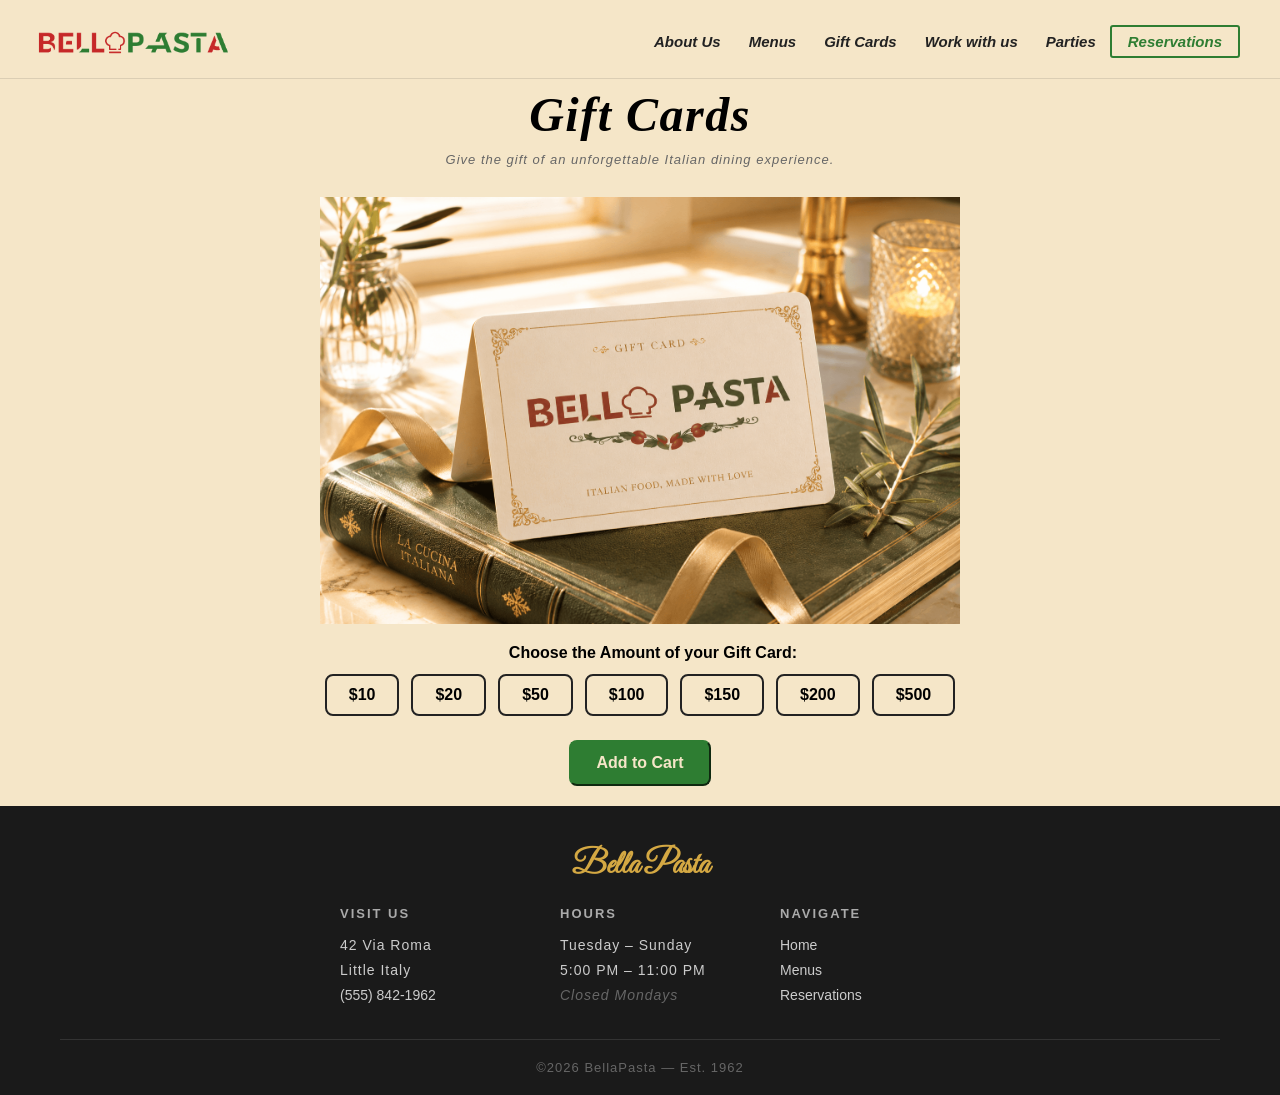
<file: GiftCardPage.html>
<!DOCTYPE html>
<html lang="en">

<head>
  <meta charset="UTF-8">
  <meta name="viewport" content="width=device-width, initial-scale=1.0">
  <title>Gift Cards_BellaPasta</title>
  <link rel="stylesheet" href="style.css">
  <script type="text/javascript">
    (function(c,l,a,r,i,t,y){
        c[a]=c[a]||function(){(c[a].q=c[a].q||[]).push(arguments)};
        t=l.createElement(r);t.async=1;t.src="https://www.clarity.ms/tag/"+i;
        y=l.getElementsByTagName(r)[0];y.parentNode.insertBefore(t,y);
    })(window, document, "clarity", "script", "xmg0wq96nm");
</script>
</head>

<body>
  <nav>
    <img src="pics/logooooo.png" class="nav-logo" alt="" href="/">
    <div class="nav-links">
      <a class="aline" href="index.html#about">About Us</a>
      <a class="aline" href="index.html#fullMenu">Menus</a>
      <a class="aline" href="GiftCardPage.html">Gift Cards</a>
      <a class="aline" href="work-with-us.html">Work with us</a>
      <a class="aline" href="parties.html">Parties</a>
      <a href="Reservation.html" id="reserv">Reservations</a>
    </div>
  </nav>
  <div class="nav-spacer"></div>
  <main>
    <div class="giftcard_page">
      <h2>Gift Cards</h2>
      <p class="subtitle">Give the gift of an unforgettable Italian dining experience.</p>

      <img src="pics/giftcard_2.png" id="GiftCardimg" alt="">
      <label for="" id="lab">Choose the Amount of your Gift Card:</label>
      <div class="gc-amounts">

        <input type="button" value="$10" class="gc-amount-btn"></button>
        <input type="button" value="$20" class="gc-amount-btn"></button>
        <input type="button" value="$50" class="gc-amount-btn"></button>
        <input type="button" value="$100" class="gc-amount-btn"></button>
        <input type="button" value="$150" class="gc-amount-btn"></button>
        <input type="button" value="$200" class="gc-amount-btn"></button>
        <input type="button" value="$500" class="gc-amount-btn"></button>
      </div>
      <input type="hidden" id="selectedAmount" value="">
      <button class="btn-addcart" id="addToCart">Add to Cart</button>
      <p class="gc-message" id="gcMessage"></p>

    </div>
  </main>

  <footer>
    <h4>Bella Pasta</h4>
    <div class="footer-grid">
      <div class="footer-col">
        <h5>Visit Us</h5>
        <p>42 Via Roma</p>
        <p>Little Italy</p>
        <a href="tel:5558421962">(555) 842-1962</a>
      </div>
      <div class="footer-col">
        <h5>Hours</h5>
        <p>Tuesday &ndash; Sunday</p>
        <p>5:00 PM &ndash; 11:00 PM</p>
        <p style="color:#666;font-style:italic;background:none;">Closed Mondays</p>
      </div>
      <div class="footer-col">
        <h5>Navigate</h5>
        <a href="/BellaP.html">Home</a>
        <a href="/#fullMenu">Menus</a>
        <a href="/reservation">Reservations</a>
      </div>
    </div>
    <p class="copy">&copy;2026 BellaPasta &mdash; Est. 1962</p>
  </footer>

  <div id="toast"></div>
  <script src="control.js"></script>
</body>

</html>
</file>
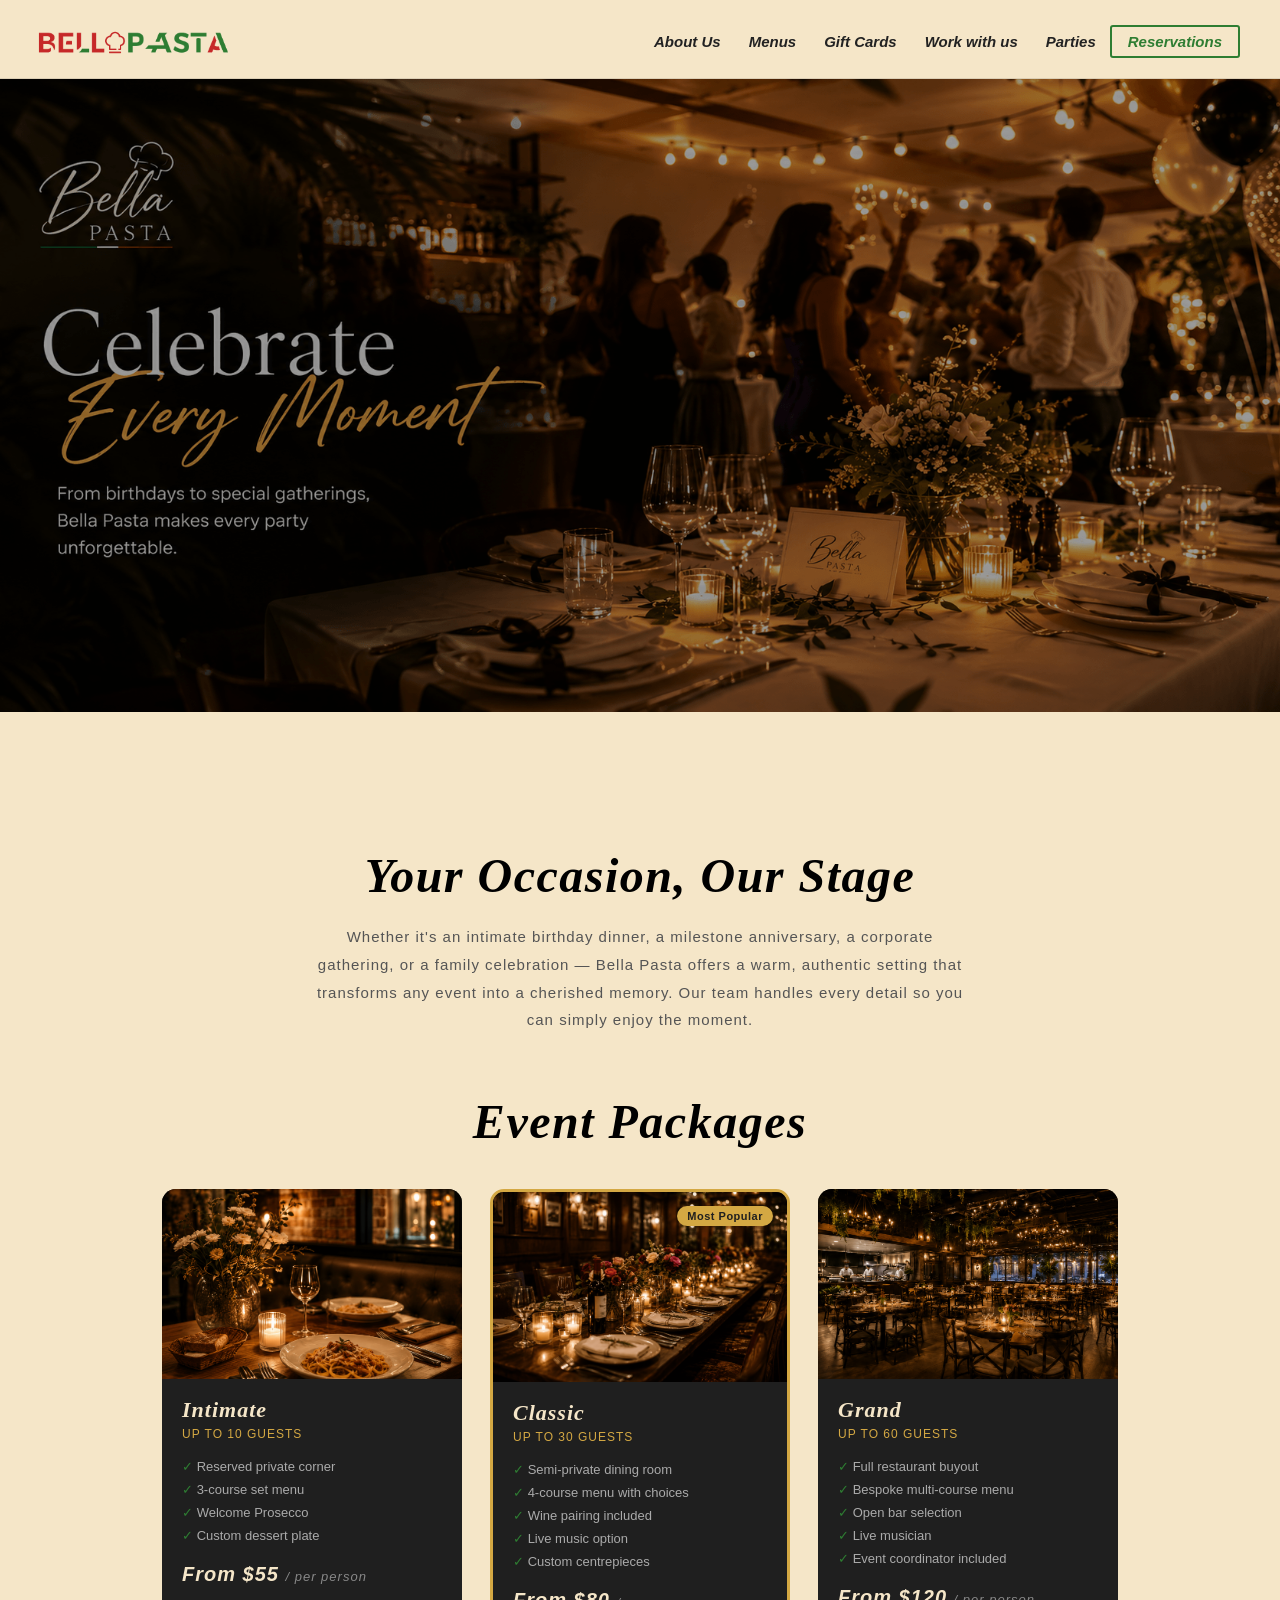
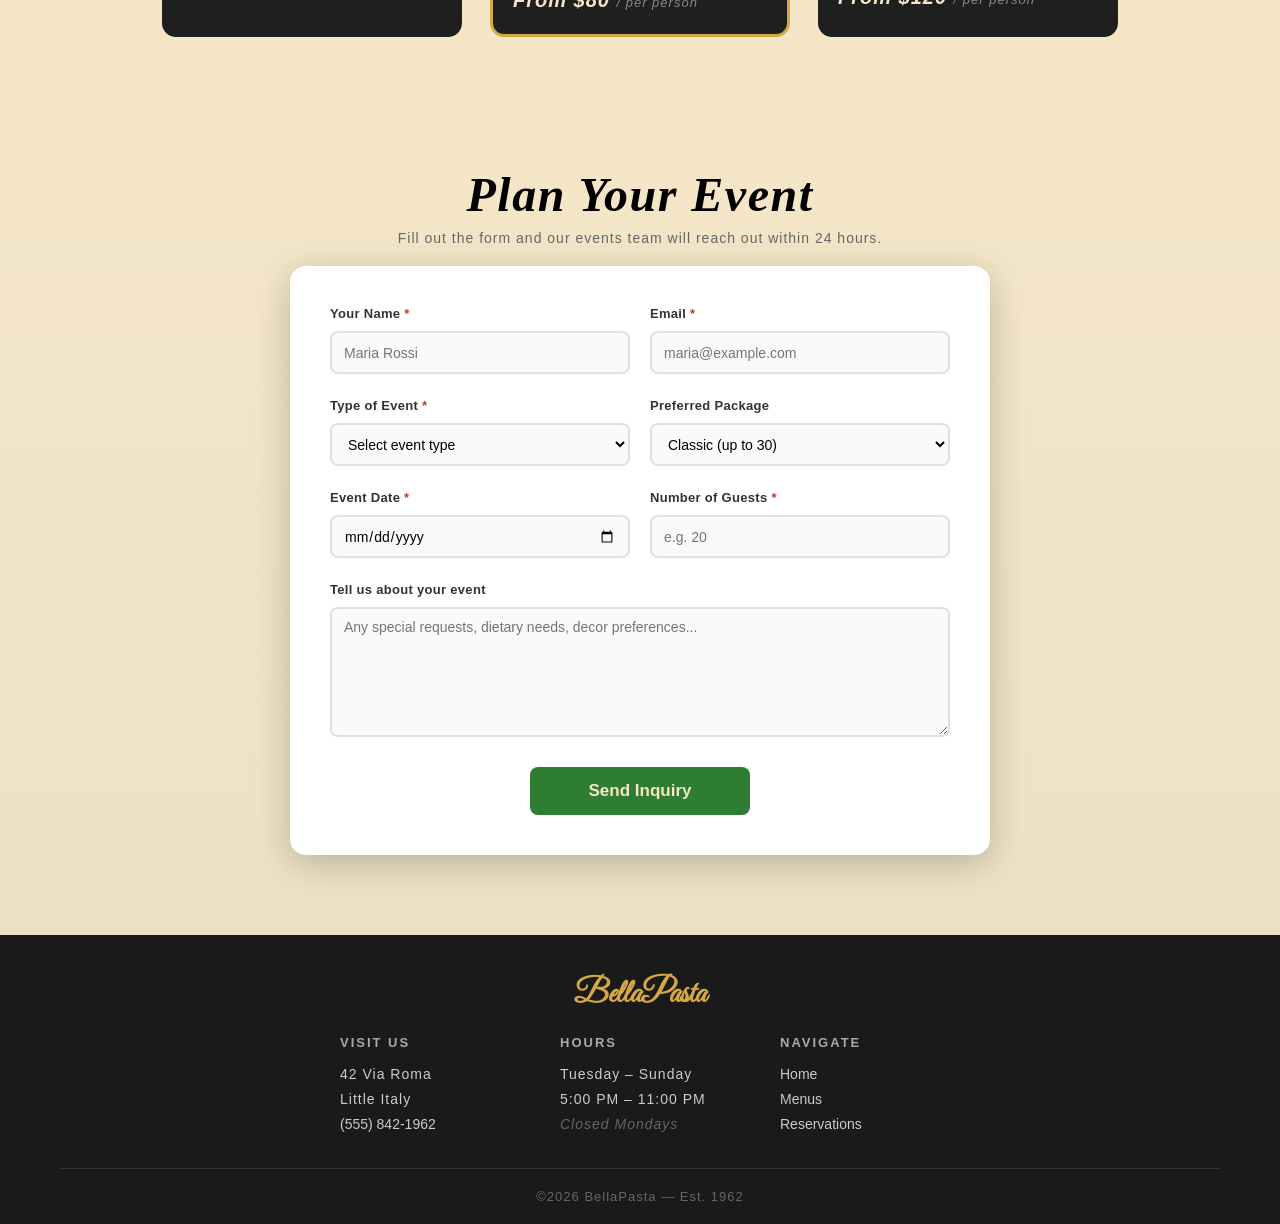
<file: parties.html>
<!DOCTYPE html>
<html lang="en">

<head>
    <meta charset="UTF-8">
    <meta name="viewport" content="width=device-width, initial-scale=1.0">
    <title>Private Events & Parties_BellaPasta</title>
    <link rel="stylesheet" href="style.css">
    <script type="text/javascript">
    (function(c,l,a,r,i,t,y){
        c[a]=c[a]||function(){(c[a].q=c[a].q||[]).push(arguments)};
        t=l.createElement(r);t.async=1;t.src="https://www.clarity.ms/tag/"+i;
        y=l.getElementsByTagName(r)[0];y.parentNode.insertBefore(t,y);
    })(window, document, "clarity", "script", "xmg0wq96nm");
</script>
</head>

<body>
    <nav>
        <img src="pics/logooooo.png" class="nav-logo" alt="" href="/">
        <div class="nav-links">
            <a class="aline" href="index.html#about">About Us</a>
            <a class="aline" href="index.html#fullMenu">Menus</a>
            <a class="aline" href="GiftCardPage.html">Gift Cards</a>
            <a class="aline" href="work-with-us.html">Work with us</a>
            <a class="aline" href="parties.html">Parties</a>
            <a href="Reservation.html" id="reserv">Reservations</a>
        </div>
    </nav>
    <div class="nav-spacer"></div>
    <main>
        <!-- HERO BANNER -->
        <div class="page-hero">
            <img src="pics/Partiespic.png">
            <div class="page-hero-text">
            </div>
        </div>
        </div>
        <div class="nav-spacer"></div>
        <!-- INTRO -->
        <section class="parties-intro">
            <h2>Your Occasion, Our Stage</h2>
            <p>
                Whether it's an intimate birthday dinner, a milestone anniversary, a corporate gathering,
                or a family celebration — Bella Pasta offers a warm, authentic setting that transforms any
                event into a cherished memory. Our team handles every detail so you can simply enjoy the moment.
            </p>
        </section>

        <!-- PACKAGES -->
        <section class="packages-section">
            <h2>Event Packages</h2>
            <div class="packages-grid">

                <div class="package-card">
                    <div class="package-img-wrap">
                        <img src="pics/Intimate.png" alt="Intimate Package">
                    </div>
                    <div class="package-body">
                        <h3>Intimate</h3>
                        <p class="package-guests">Up to 10 Guests</p>
                        <ul>
                            <li>Reserved private corner</li>
                            <li>3-course set menu</li>
                            <li>Welcome Prosecco</li>
                            <li>Custom dessert plate</li>
                        </ul>
                        <p class="package-price">From $55 <span>/ per person</span></p>
                    </div>
                </div>

                <div class="package-card featured-pkg">
                    <div class="pkg-badge">Most Popular</div>
                    <div class="package-img-wrap">
                        <img src="pics/Classic.png" alt="Classic Package">
                    </div>
                    <div class="package-body">
                        <h3>Classic</h3>
                        <p class="package-guests">Up to 30 Guests</p>
                        <ul>
                            <li>Semi-private dining room</li>
                            <li>4-course menu with choices</li>
                            <li>Wine pairing included</li>
                            <li>Live music option</li>
                            <li>Custom centrepieces</li>
                        </ul>
                        <p class="package-price">From $80 <span>/ per person</span></p>
                    </div>
                </div>

                <div class="package-card">
                    <div class="package-img-wrap">
                        <img src="pics/Grand.png" alt="Grand Package">
                    </div>
                    <div class="package-body">
                        <h3>Grand</h3>
                        <p class="package-guests">Up to 60 Guests</p>
                        <ul>
                            <li>Full restaurant buyout</li>
                            <li>Bespoke multi-course menu</li>
                            <li>Open bar selection</li>
                            <li>Live musician</li>
                            <li>Event coordinator included</li>
                        </ul>
                        <p class="package-price">From $120 <span>/ per person</span></p>
                    </div>
                </div>

            </div>
        </section>

        <!-- INQUIRY FORM -->
        <section class="inquiry-section">
            <h2>Plan Your Event</h2>
            <p class="inquiry-sub">Fill out the form and our events team will reach out within 24 hours.</p>

            <div class="inquiry-form-wrap">
                <form id="partyForm" onsubmit="submitParty(event)">

                    <div class="form-row">
                        <div class="form-group">
                            <label>Your Name <span class="req">*</span></label>
                            <input class="input" type="text" id="partyName" placeholder="Maria Rossi" required>
                        </div>
                        <div class="form-group">
                            <label>Email <span class="req">*</span></label>
                            <input class="input" type="email" id="partyEmail" placeholder="maria@example.com" required>
                        </div>
                    </div>

                    <div class="form-row">
                        <div class="form-group">
                            <label>Type of Event <span class="req">*</span></label>
                            <select id="partyType" class="form-select" required>
                                <option value="">Select event type</option>
                                <option value="Birthday">Birthday Party</option>
                                <option value="Anniversary">Anniversary</option>
                                <option value="Corporate">Corporate Dinner</option>
                                <option value="Wedding">Wedding Reception</option>
                                <option value="Graduation">Graduation</option>
                                <option value="Other">Other</option>
                            </select>
                        </div>
                        <div class="form-group">
                            <label>Preferred Package</label>
                            <select id="partyPackage" class="form-select">
                                <option value="Intimate">Intimate (up to 10)</option>
                                <option value="Classic" selected>Classic (up to 30)</option>
                                <option value="Grand">Grand (up to 60)</option>
                            </select>
                        </div>
                    </div>

                    <div class="form-row">
                        <div class="form-group">
                            <label>Event Date <span class="req">*</span></label>
                            <input class="input" type="date" id="partyDate" required>
                        </div>
                        <div class="form-group">
                            <label>Number of Guests <span class="req">*</span></label>
                            <input class="input" type="number" id="partyGuests" placeholder="e.g. 20" min="2" max="60"
                                required>
                        </div>
                    </div>

                    <div class="form-group" style="background:none;">
                        <label>Tell us about your event</label>
                        <textarea class="input" id="partyMessage" rows="4"
                            placeholder="Any special requests, dietary needs, decor preferences..."></textarea>
                    </div>

                    <button type="submit" class="btn-submit" id="partySubmitBtn">Send Inquiry</button>
                    <p class="form-msg" id="partyMsg"></p>

                </form>
            </div>
        </section>

    </main>

    <footer>
        <h4>BellaPasta</h4>
        <div class="footer-grid">
            <div class="footer-col">
                <h5>Visit Us</h5>
                <p>42 Via Roma</p>
                <p>Little Italy</p>
                <a href="tel:5558421962">(555) 842-1962</a>
            </div>
            <div class="footer-col">
                <h5>Hours</h5>
                <p>Tuesday &ndash; Sunday</p>
                <p>5:00 PM &ndash; 11:00 PM</p>
                <p style="color:#666;font-style:italic;background:none;">Closed Mondays</p>
            </div>
            <div class="footer-col">
                <h5>Navigate</h5>
                <a href="/BellaP.html">Home</a>
                <a href="/#fullMenu">Menus</a>
                <a href="/reservation">Reservations</a>
            </div>
        </div>
        <p class="copy">&copy;2026 BellaPasta &mdash; Est. 1962</p>
    </footer>
    <script src="control.js"></script>
</body>

</html>
</file>
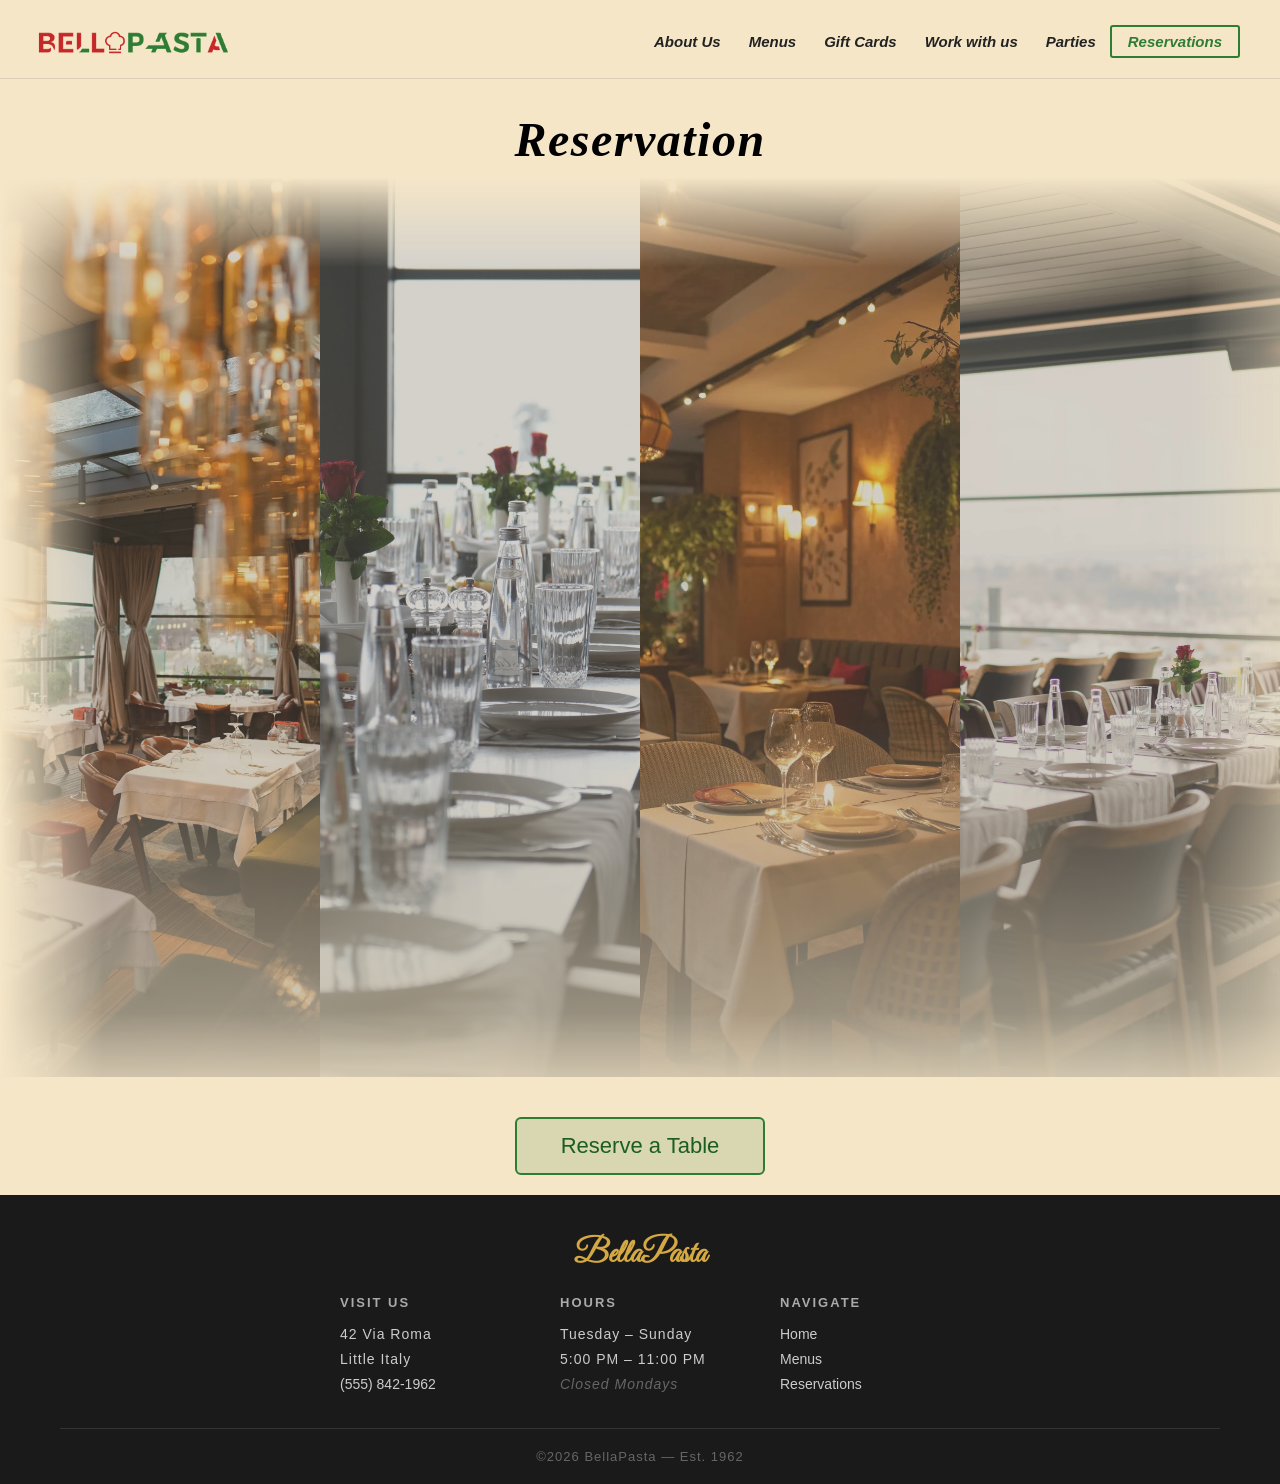
<file: Reservation.html>
<!DOCTYPE html>
<html lang="en">

<head>
    <meta charset="UTF-8">
    <meta name="viewport" content="width=device-width, initial-scale=1.0">
    <title>Reservations_BellaPasta</title>
    <link rel="stylesheet" href="style.css">
    <script type="text/javascript">
    (function(c,l,a,r,i,t,y){
        c[a]=c[a]||function(){(c[a].q=c[a].q||[]).push(arguments)};
        t=l.createElement(r);t.async=1;t.src="https://www.clarity.ms/tag/"+i;
        y=l.getElementsByTagName(r)[0];y.parentNode.insertBefore(t,y);
    })(window, document, "clarity", "script", "xmg0wq96nm");
</script>
</head>

<body>
    <nav>
        <img src="pics/logooooo.png" class="nav-logo" alt="" href="/">
        <div class="nav-links">
            <a class="aline" href="index.html#about">About Us</a>
            <a class="aline" href="index.html#fullMenu">Menus</a>
            <a class="aline" href="GiftCardPage.html">Gift Cards</a>
            <a class="aline" href="work-with-us.html">Work with us</a>
            <a class="aline" href="parties.html">Parties</a>
            <a href="Reservation.html" id="reserv">Reservations</a>
        </div>
    </nav>
    <div class="nav-spacer"></div>
    <main>
        <div class="reservation-page">
            <h2 id="reservtitle">Reservation</h2>
            <div class="gallery">
                <img src="pics/pexels-kadiravsarr-20169244.jpg">
                <img src="pics/kisan.jpg">
                <img src="pics/restouran.jpg">
                <img src="pics/table2.jpg">
            </div>
            <div class="reserve-btn-wrap">
                <button id="reserveBtn" onclick="formulshow()">Reserve a Table</button>
            </div>
            <!-- RESERVATION FORM OVERLAY -->
            <div id="formreserv">
                <div class="form-card">
                    <button id="xclose" onclick="closeForm()" title="Close">&times;</button>
                    <h2>Reserve a Table</h2>
                    <span class="form-subtitle">We look forward to welcoming you.</span>

                    <span class="spanno">— Required —</span>
                    <input class="input" type="text" id="resName" placeholder="Your Name">

                    <span class="spanno">— Required —</span>
                    <select id="resLocation" class="form-select">
                        <option value="">Location</option>
                        <option value="Italy, Galaxy-17, BellaPasta">Italy, Galaxy-17, BellaPasta</option>
                    </select>

                    <span class="spanno">— Optional —</span>
                    <select id="resGuests" class="form-select">
                        <option value="1">1 Person</option>
                        <option value="2">2 People</option>
                        <option value="3">3 People</option>
                        <option value="4">4 People</option>
                        <option value="5">5 People</option>
                        <option value="6">6 People</option>
                        <option value="7">7+ People</option>
                    </select>

                    <span class="spanno">— Required —</span>
                    <input class="input" type="date" id="resDate">

                    <span class="spanno">— Required —</span>
                    <select id="resTime" class="form-select">
                        <option value="">Select a time</option>
                        <option value="5:00 PM">5:00 PM</option>
                        <option value="5:30 PM">5:30 PM</option>
                        <option value="6:00 PM">6:00 PM</option>
                        <option value="6:30 PM">6:30 PM</option>
                        <option value="7:00 PM">7:00 PM</option>
                        <option value="7:30 PM">7:30 PM</option>
                        <option value="8:00 PM">8:00 PM</option>
                        <option value="8:30 PM">8:30 PM</option>
                        <option value="9:00 PM">9:00 PM</option>
                        <option value="9:30 PM">9:30 PM</option>
                        <option value="10:00 PM">10:00 PM</option>
                    </select>

                    <button id="btnbook" onclick="submitReservation()">Book My Table</button>
                    <p class="res-message" id="resMessage"></p>
                </div>
            </div>
        </div>
    </main>
    <footer>
        <h4>BellaPasta</h4>
        <div class="footer-grid">
            <div class="footer-col">
                <h5>Visit Us</h5>
                <p>42 Via Roma</p>
                <p>Little Italy</p>
                <a href="tel:5558421962">(555) 842-1962</a>
            </div>
            <div class="footer-col">
                <h5>Hours</h5>
                <p>Tuesday &ndash; Sunday</p>
                <p>5:00 PM &ndash; 11:00 PM</p>
                <p style="color:#666;font-style:italic;background:none;">Closed Mondays</p>
            </div>
            <div class="footer-col">
                <h5>Navigate</h5>
                <a href="/BellaP.html">Home</a>
                <a href="/#fullMenu">Menus</a>
                <a href="/reservation">Reservations</a>
            </div>
        </div>
        <p class="copy">&copy;2026 BellaPasta &mdash; Est. 1962</p>
    </footer>
    <script src="control.js"></script>
</body>

</html>
</file>
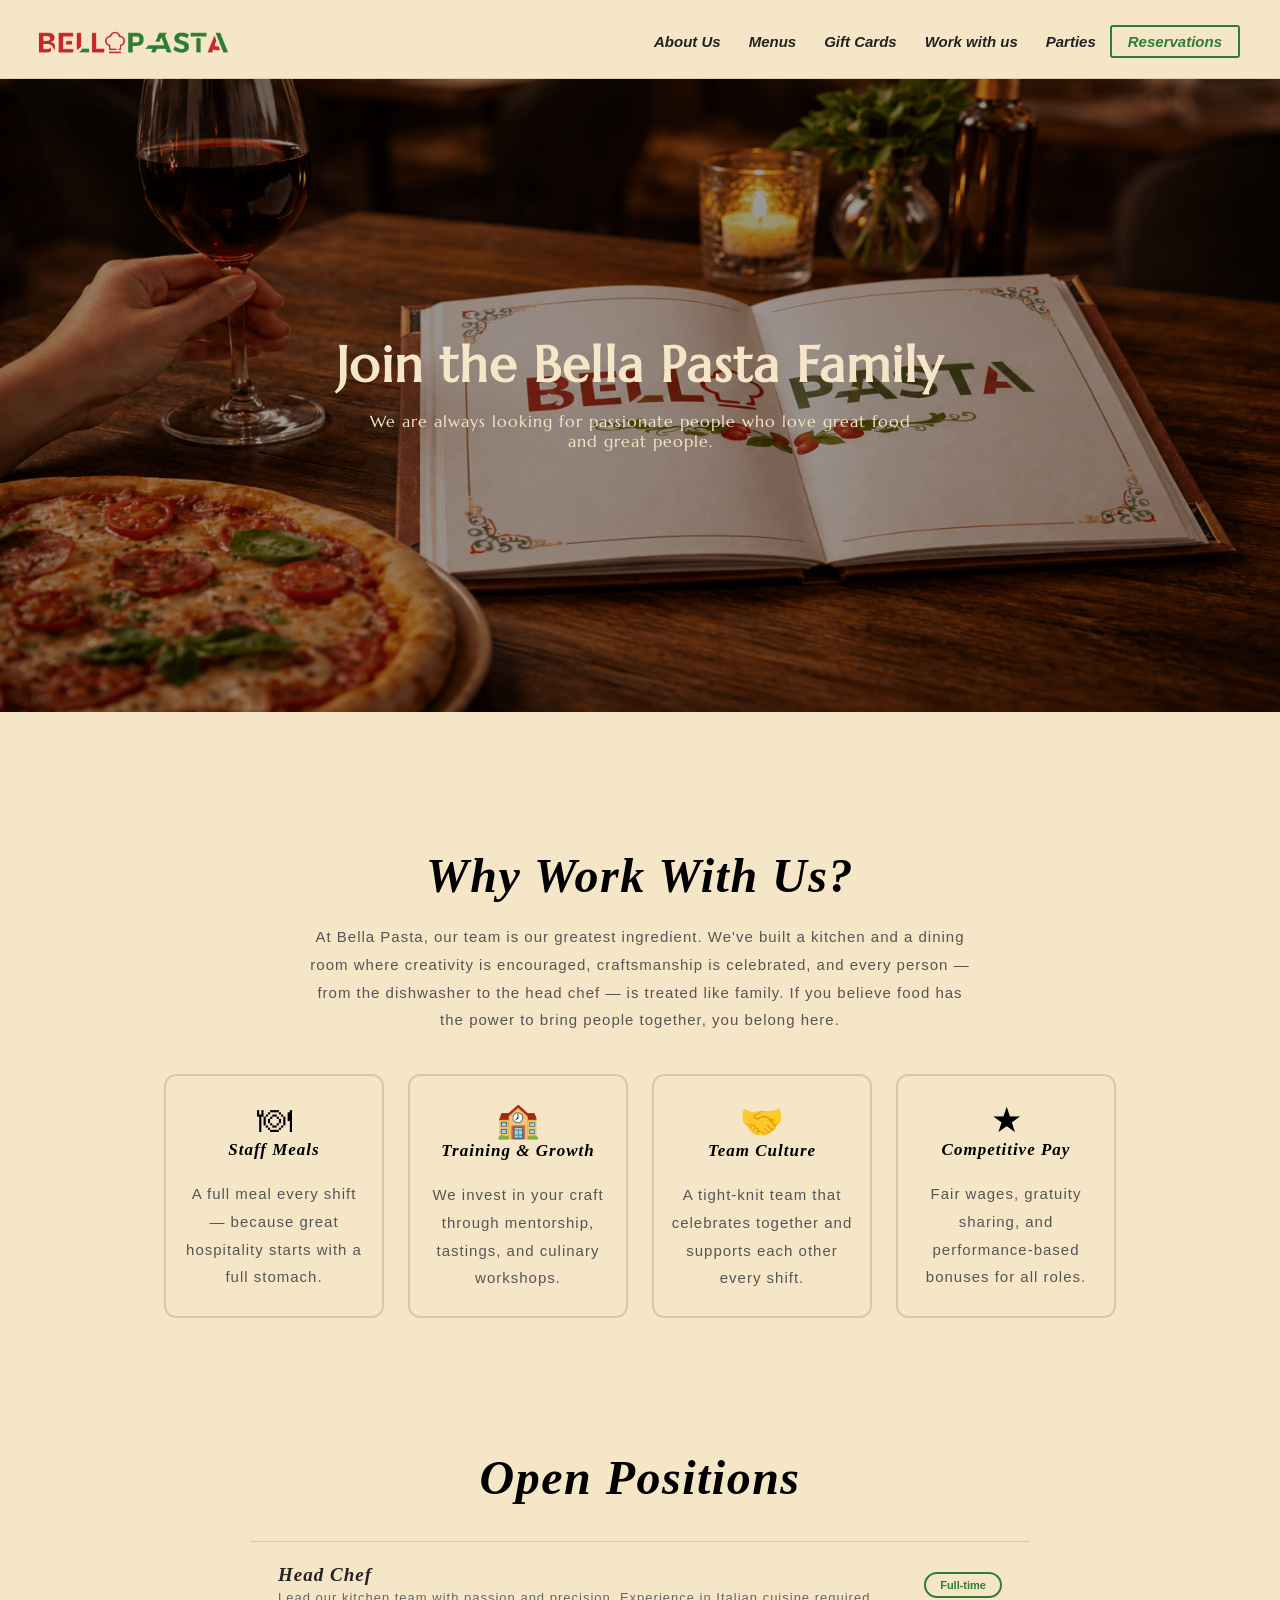
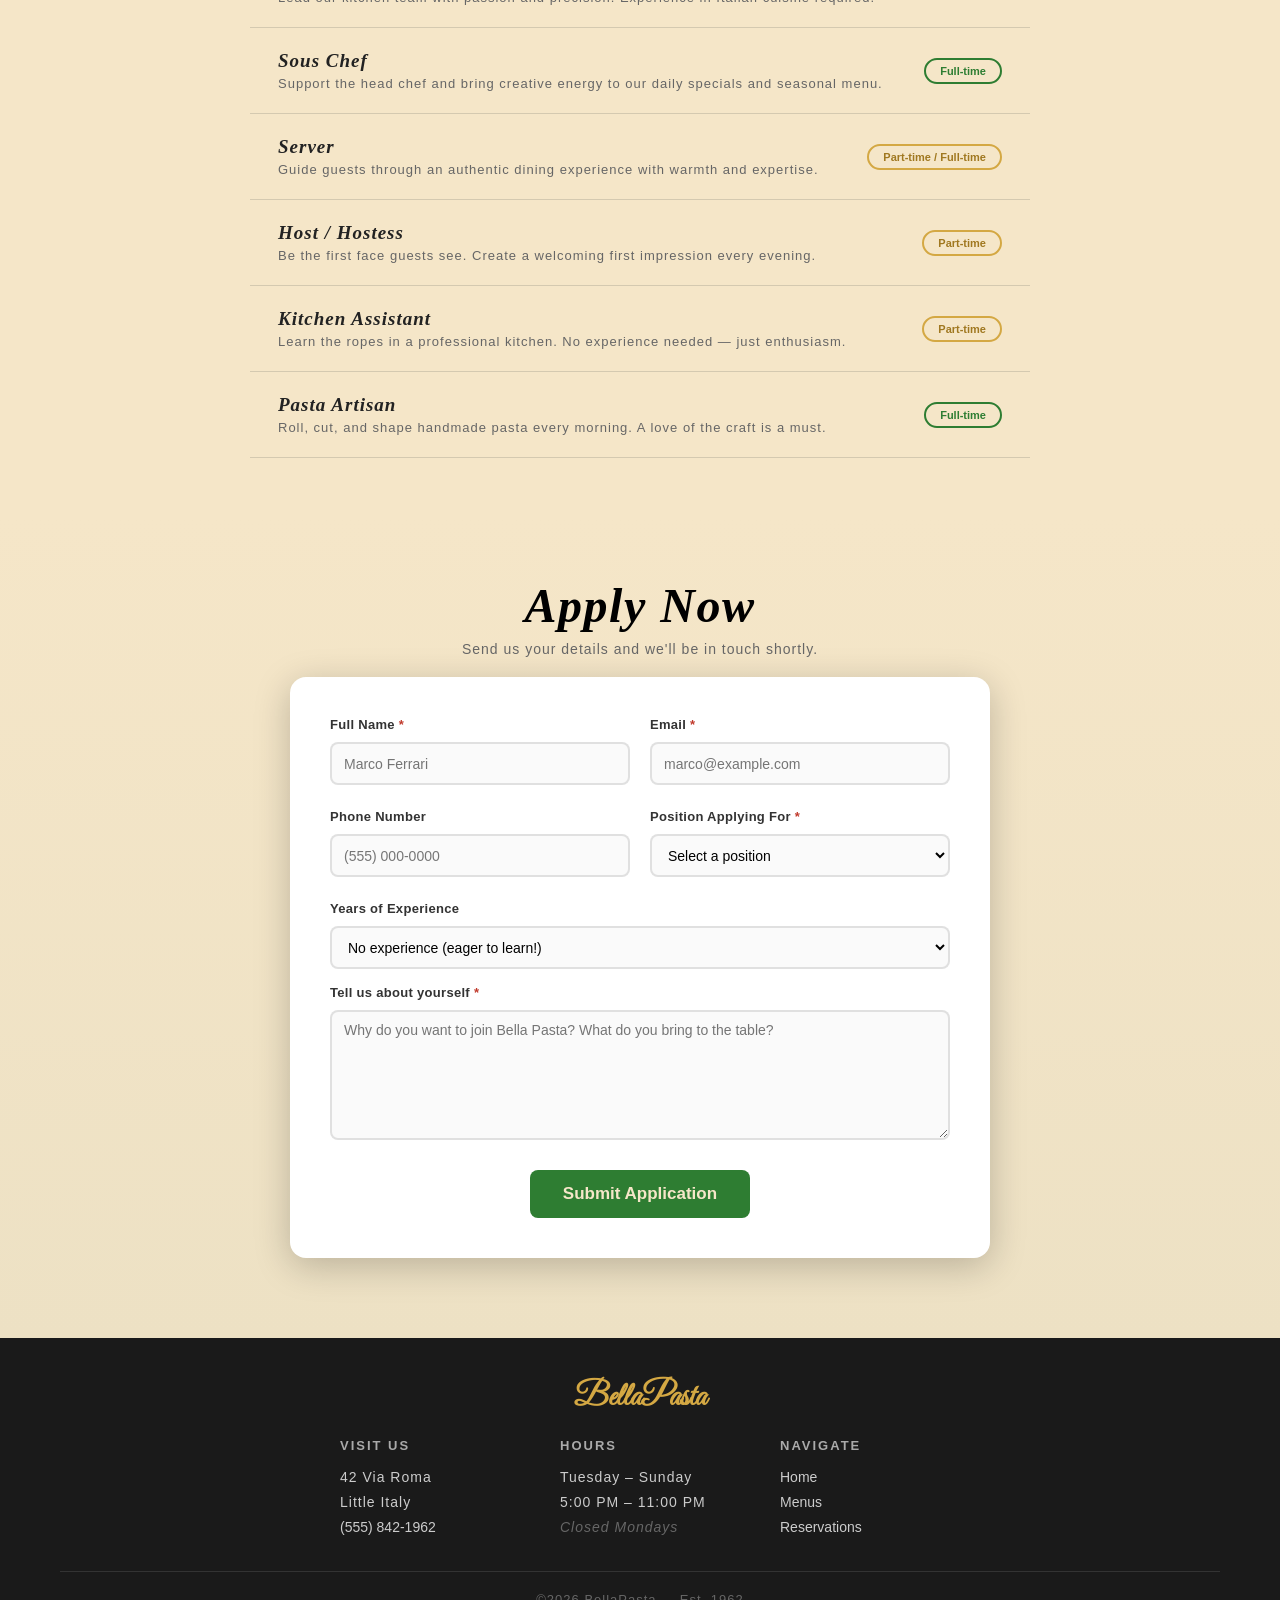
<file: work-with-us.html>
<!DOCTYPE html>
<html lang="en">

<head>
    <meta charset="UTF-8">
    <meta name="viewport" content="width=device-width, initial-scale=1.0">
    <title>BellaPasta_Restaurant</title>
    <link rel="stylesheet" href="style.css">
    <script type="text/javascript">
    (function(c,l,a,r,i,t,y){
        c[a]=c[a]||function(){(c[a].q=c[a].q||[]).push(arguments)};
        t=l.createElement(r);t.async=1;t.src="https://www.clarity.ms/tag/"+i;
        y=l.getElementsByTagName(r)[0];y.parentNode.insertBefore(t,y);
    })(window, document, "clarity", "script", "xmg0wq96nm");
</script>
</head>

<body>
    <nav>
        <img src="pics/logooooo.png" class="nav-logo" alt="" href="/">
        <div class="nav-links">
            <a class="aline" href="index.html#about">About Us</a>
            <a class="aline" href="index.html#fullMenu">Menus</a>
            <a class="aline" href="GiftCardPage.html">Gift Cards</a>
            <a class="aline" href="work-with-us.html">Work with us</a>
            <a class="aline" href="parties.html">Parties</a>
            <a href="Reservation.html" id="reserv">Reservations</a>
        </div>
    </nav>
    <div class="nav-spacer"></div>
    <main>
        <!-- HERO BANNER -->
        <div class="page-hero">
            <img src="pics/background.png" alt="">
            <div class="page-hero-text">
                <h1>Join the Bella Pasta Family</h1>
                <p>We are always looking for passionate people who love great food and great people.</p>
            </div>

        </div>
        <div class="nav-spacer"></div>
        <!-- INTRO -->
        <section class="parties-intro">
            <h2>Why Work With Us?</h2>
            <p>
                At Bella Pasta, our team is our greatest ingredient. We've built a kitchen and a dining room
                where creativity is encouraged, craftsmanship is celebrated, and every person — from the
                dishwasher to the head chef — is treated like family. If you believe food has the power to
                bring people together, you belong here.
            </p>

            <div class="perks-grid">
                <div class="perk-card">
                    <span class="perk-icon">&#127869;</span>
                    <h3>Staff Meals</h3>
                    <p>A full meal every shift — because great hospitality starts with a full stomach.</p>
                </div>
                <div class="perk-card">
                    <span class="perk-icon">&#127979;</span>
                    <h3>Training & Growth</h3>
                    <p>We invest in your craft through mentorship, tastings, and culinary workshops.</p>
                </div>
                <div class="perk-card">
                    <span class="perk-icon">&#129309;</span>
                    <h3>Team Culture</h3>
                    <p>A tight-knit team that celebrates together and supports each other every shift.</p>
                </div>
                <div class="perk-card">
                    <span class="perk-icon">&#9733;</span>
                    <h3>Competitive Pay</h3>
                    <p>Fair wages, gratuity sharing, and performance-based bonuses for all roles.</p>
                </div>
            </div>
        </section>
        <div class="nav-spacer"></div>
        <!-- OPEN POSITIONS -->
        <section class="positions-section">
            <h2>Open Positions</h2>
            <div class="positions-list">

                <div class="position-card">
                    <div class="pos-info">
                        <h3>Head Chef</h3>
                        <p>Lead our kitchen team with passion and precision. Experience in Italian cuisine required.</p>
                    </div>
                    <span class="pos-tag fulltime">Full-time</span>
                </div>

                <div class="position-card">
                    <div class="pos-info">
                        <h3>Sous Chef</h3>
                        <p>Support the head chef and bring creative energy to our daily specials and seasonal menu.</p>
                    </div>
                    <span class="pos-tag fulltime">Full-time</span>
                </div>

                <div class="position-card">
                    <div class="pos-info">
                        <h3>Server</h3>
                        <p>Guide guests through an authentic dining experience with warmth and expertise.</p>
                    </div>
                    <span class="pos-tag parttime">Part-time / Full-time</span>
                </div>

                <div class="position-card">
                    <div class="pos-info">
                        <h3>Host / Hostess</h3>
                        <p>Be the first face guests see. Create a welcoming first impression every evening.</p>
                    </div>
                    <span class="pos-tag parttime">Part-time</span>
                </div>

                <div class="position-card">
                    <div class="pos-info">
                        <h3>Kitchen Assistant</h3>
                        <p>Learn the ropes in a professional kitchen. No experience needed — just enthusiasm.</p>
                    </div>
                    <span class="pos-tag parttime">Part-time</span>
                </div>

                <div class="position-card">
                    <div class="pos-info">
                        <h3>Pasta Artisan</h3>
                        <p>Roll, cut, and shape handmade pasta every morning. A love of the craft is a must.</p>
                    </div>
                    <span class="pos-tag fulltime">Full-time</span>
                </div>

            </div>
        </section>
        <!-- APPLICATION FORM -->
        <section class="inquiry-section">
            <h2>Apply Now</h2>
            <p class="inquiry-sub">Send us your details and we'll be in touch shortly.</p>

            <div class="inquiry-form-wrap">
                <form id="jobForm" onsubmit="submitJob(event)">
                    <div class="cont">
                        <div class="form-row">
                            <div class="form-group">
                                <label>Full Name <span class="req">*</span></label>
                                <input class="input" type="text" id="jobName" placeholder="Marco Ferrari" required>
                            </div>
                            <div class="form-group">
                                <label>Email <span class="req">*</span></label>
                                <input class="input" type="email" id="jobEmail" placeholder="marco@example.com"
                                    required>
                            </div>
                        </div>

                        <div class="form-row">
                            <div class="form-group">
                                <label>Phone Number</label>
                                <input class="input" type="tel" id="jobPhone" placeholder="(555) 000-0000">
                            </div>
                            <div class="form-group">
                                <label>Position Applying For <span class="req">*</span></label>
                                <select id="jobPosition" class="form-select" required>
                                    <option value="">Select a position</option>
                                    <option value="Head Chef">Head Chef</option>
                                    <option value="Sous Chef">Sous Chef</option>
                                    <option value="Server">Server</option>
                                    <option value="Host / Hostess">Host / Hostess</option>
                                    <option value="Kitchen Assistant">Kitchen Assistant</option>
                                    <option value="Pasta Artisan">Pasta Artisan</option>
                                    <option value="Other">Other</option>
                                </select>
                            </div>
                        </div>

                        <div class="form-group" style="background:none;">
                            <label>Years of Experience</label>
                            <select id="jobExp" class="form-select">
                                <option value="No experience">No experience (eager to learn!)</option>
                                <option value="Less than 1 year">Less than 1 year</option>
                                <option value="1-2 years">1–2 years</option>
                                <option value="3-5 years">3–5 years</option>
                                <option value="5+ years">5+ years</option>
                            </select>
                        </div>

                        <div class="form-group" style="background:none;">
                            <label>Tell us about yourself <span class="req">*</span></label>
                            <textarea class="input" id="jobMessage" rows="5"
                                placeholder="Why do you want to join Bella Pasta? What do you bring to the table?"
                                required></textarea>
                        </div>

                        <button type="submit" class="btn-submit" id="jobSubmitBtn">Submit Application</button>
                        <p class="form-msg" id="jobMsg"></p>
                    </div>
                </form>
            </div>
        </section>

    </main>
    <footer>
        <h4>BellaPasta</h4>
        <div class="footer-grid">
            <div class="footer-col">
                <h5>Visit Us</h5>
                <p>42 Via Roma</p>
                <p>Little Italy</p>
                <a href="tel:5558421962">(555) 842-1962</a>
            </div>
            <div class="footer-col">
                <h5>Hours</h5>
                <p>Tuesday &ndash; Sunday</p>
                <p>5:00 PM &ndash; 11:00 PM</p>
                <p style="color:#666;font-style:italic;background:none;">Closed Mondays</p>
            </div>
            <div class="footer-col">
                <h5>Navigate</h5>
                <a href="/BellaP.html">Home</a>
                <a href="/#fullMenu">Menus</a>
                <a href="/reservation">Reservations</a>
            </div>
        </div>
        <p class="copy">&copy;2026 BellaPasta &mdash; Est. 1962</p>
    </footer>
    <div id="toast"></div>
    <script src="control.js"></script>
</body>

</html>
</file>
<file: style.css>
@import url('https://fonts.googleapis.com/css2?family=Great+Vibes&display=swap');
@import url('https://fonts.googleapis.com/css2?family=Barrio&family=Marcellus&family=Nunito:ital,wght@0,200..1000;1,200..1000&family=Roboto:ital,wght@0,100..900;1,100..900&family=Rowdies:wght@300;400;700&display=swap');

* {

    box-sizing: border-box;
    margin: 0;
    padding: 0;
}

html {
    scroll-behavior: smooth;
}

body {
    font-family: 'Segoe UI', Tahoma, Geneva, Verdana, sans-serif;
    background-color: #F5E6C8;
}


/* Nav */
nav {
    background-color: #F5E6C8;
    margin: auto;
    padding-bottom: 8px;
    padding-top: 25px;
    text-align: center;
    display: flex;
    justify-content: flex-end;
    /* pushes links right */
    align-items: center;
    padding-right: 40px;
    position: fixed;
    top: 0;
    left: 0;
    width: 100%;
    z-index: 9999;
    padding-bottom: 20px;
    border-bottom: 1px solid rgba(34, 34, 34, 0.12);
}

.nav-links {
    display: flex;
    align-items: center;
}

.nav-logo {
    margin: auto;
    background: none;
    display: block;
    left: 0;
    width: 267px;
    position: absolute;
}

a#reserv {
    border: 2px solid #2E7D32;
    padding: 6px 16px;
    color: #2E7D32;
    font-style: italic;
    font-weight: bold;
    font-size: 15px;
    text-decoration: none;
    border-radius: 3px;
    transition: 0.5s;
}

a.aline::after {
    content: "";
    position: absolute;
    left: 50%;
    /* start from middle */
    bottom: 0;
    width: 0%;
    /* invisible at start */
    height: 1.8px;
    background: rgba(12, 91, 50, 0.881);
    transform: translateX(-50%);
    /* center anchor */
    transition: width 0.3s ease;
}

a.aline:hover::after {
    width: 80%;
}

a.aline {
    color: #222222;
    text-decoration: none;
    padding: 6px 14px;
    font-size: 15px;
    font-family: inherit;
    font-weight: bold;
    font-style: italic;
    transition: color 0.3s;
    position: relative;
    background: none;
}

a.aline:hover {
    color: #2E7D32;
}

/* Switch between (color and background color) while hover */
a#reserv:hover {
    background-color: #2E7D32;
    color: #F5E6C8;
}


/* ── SPACER ── */
.nav-spacer {
    height: 72px;
    background-color: #F5E6C8;
}

/*    Bella_Pasta_MainPage    */
.slider {
    position: relative;
    width: 100%;
    height: 400px;
    background-color: #F5E6C8;
}

.food_img {
    width: 80%;
    display: none;
    margin-top: 30px;
    border: 7px solid white;
    border-radius: 20px;
    padding: 3px;
    position: absolute;
    left: 50%;
    transform: translateX(-50%);
    object-fit: cover;
    transition: opacity 0.8s ease;
    background-color: #222222;
    aspect-ratio: 16/9;
    height: auto;
}

.food_img.active {
    display: block;
    animation: fadeIn 0.7s ease;
}

@keyframes fadeIn {
    from {
        opacity: 0.3;
    }

    to {
        opacity: 1;
    }
}


#prev,
#next {
    position: absolute;
    top: 55%;
    transform: translateY(-50%);
    color: white;
    background: rgba(0, 0, 0, 0.35);
    border: none;
    font-size: 15px;
    font-family: 'Franklin Gothic Medium', Arial, sans-serif;
    cursor: pointer;
    padding: 12px 17px;
    border-radius: 6px;
    z-index: 10;
    transition: 0.3s;

}

#prev:hover,
#next:hover {
    background: rgba(0, 0, 0, 0.6);
}

#prev {
    left: 10%;
    position: absolute;
    transform: translateY(180px);
}

#next {
    right: 10%;
    position: absolute;
    transform: translateY(180px);
}

/* ── MENU SECTION ── */
.menu {
    padding: 480px 60px 80px;
    text-align: center;
    background: linear-gradient(to bottom, #F5E6C8 10%, #232220c3 80%, #101010 100%);
    color: white;
}

#fullMenu {
    background: none;
}

.menu_container {
    display: flex;
    justify-content: center;
    gap: 25px;
    flex-wrap: wrap;
    background: none;
    margin-top: 40px;
}

.menu_card {
    width: 280px;
    background: #1f1f1f;
    padding: 15px;
    border-radius: 12px;
    transition: transform 0.3s;
    cursor: pointer;
}

.menu_card:hover {
    transform: translateY(-17px);
}

.menu_card img {
    width: 100%;
    height: 260px;
    object-fit: cover;
    border-radius: 10px 10px 20px;
    background-color: #333;
}

.menu_card h3 {
    font-size: 20px;
    color: #F5E6C8;
    background: none;
    margin-top: 12px;
    letter-spacing: 1.2px;
    font-family: Cambria, Cochin, Georgia, Times, 'Times New Roman', serif;
    font-weight: bolder;
    font-style: italic;
}

.menu_card p {
    font-size: 12.2px;
    color: #aaa;
    background: none;
    word-spacing: 1px;
    letter-spacing: 1.2px;
    font-family: Arial, Helvetica, sans-serif
}

.menu_card .price {
    color: #d4a843;
    background: none;
}

/* ── HEADINGS ── */
h2 {
    text-align: center;
    font-size: 48px;
    letter-spacing: 1.5px;
    background: none;
    font-family: 'Times New Roman', Times, serif;
    font-weight: bolder;
    font-style: italic;
}

.menu h2 {
    color: #F5E6C8;
}

h3 {
    font-size: 17px;
    letter-spacing: 1px;
    background: none;
    font-family: Georgia, serif;
    font-weight: bold;
    font-style: italic;
}

p {
    font-size: 13px;
    letter-spacing: 1px;
    background: none;
}

.price {
    display: block;
    font-size: 18px;
    font-weight: bold;
    margin-top: 6px;
    background: none;
}

/* ── ABOUT SECTION ── */
#about {
    padding: 80px 60px;
    text-align: center;
    background-color: #F5E6C8;
}

#about h2 {
    margin-bottom: 30px;
}

.about-grid {
    display: flex;
    justify-content: center;
    gap: 50px;
}

.about-card {
    max-width: 280px;
    background: none;
    text-align: center;
}


.about-icon {
    font-size: 36px;
    margin-bottom: 14px;
    background: none;
    display: block;
}

.about-card h3 {
    font-size: 20px;
    margin-bottom: 10px;
    color: #222;
    background: none;
}


.about-card p {
    color: #555;
    line-height: 1.7;
    font-size: 14px;
    background: none;
}

/* ── FOOTER ── */
footer {
    background-color: #1a1a1a;
    color: #F5E6C8;
    padding: 40px 60px 20px;
    text-align: center;
}

.footdiv {
    background-color: #101010;

}

footer * {
    background-color: #1a1a1a;
    color: #F5E6C8;
}

footer h4 {
    font-family: 'Great Vibes', cursive;
    font-size: 32px;
    margin-bottom: 20px;
    color: #d4a843;
}

.footer-grid {
    display: flex;
    justify-content: center;
    gap: 60px;
    flex-wrap: wrap;
    margin-bottom: 30px;
    background: none;

}

.footer-col {
    text-align: left;
    min-width: 160px;
    background: none;
}

.footer-col h5 {
    font-size: 13px;
    letter-spacing: 2px;
    text-transform: uppercase;
    color: #aaa;
    margin-bottom: 12px;
    background: none;
}

.footer-col p,
.footer-col a {
    font-size: 14px;
    color: #ccc;
    line-height: 1.8;
    text-decoration: none;
    display: block;
    background: none;
}

.footer-col a:hover {
    color: #d4a843;
}

.copy {
    font-size: 13px;
    color: #666;
    padding-top: 20px;
    border-top: 1px solid #333;
    margin-top: 10px;
    font-family: inherit;
    background: none;
}

/* ── GIFT CARD PAGE ── */

.giftcard-page {
    min-height: calc(100vh - 72px);
    display: flex;
    flex-direction: column;
    align-items: center;
    padding: 60px 30px;
    background-color: #F5E6C8;
}

.giftcard_page h2 {
    padding-top: 15px;
    padding-bottom: 10px;
}

.subtitle {
    text-align: center;
    font-style: italic;
    color: #666;
}

#lab {
    font-weight: bold;
    margin-top: 20px;
}

.gc-amounts {
    display: flex;
    margin-top: 12px;
    flex-wrap: wrap;
    gap: 12px;
    justify-content: center;
    margin-bottom: 24px;
    background: none;
}

.gc-amount-btn {
    padding: 10px 22px;
    border: 2px solid #222;
    border-radius: 8px;
    background: none;
    font-size: 16px;
    font-weight: bold;
    cursor: pointer;
    transition: 0.3s;
}

.gc-amount-btn.selected,
.gc-amount-btn:hover {
    background-color: #2E7D32;
    color: #F5E6C8;
    border-color: #2E7D32;
}

#addToCart {
    padding: 12px 25px;
    border-radius: 8px;
    background: none;
    font-size: 16px;
    font-weight: bold;
    cursor: pointer;
    display: block;
    justify-content: center;
    font-family: inherit;
    background-color: #2E7D32;
    color: #F5E6C8;
    border-color: #2E7D32;
    transition: 0.4s;
    margin: auto;
    margin-bottom: 20px;
}

#addToCart:hover {
    background-color: #1c481e;
    border-color: #1c481e;
}

#GiftCardimg {
    display: block;
    margin-top: 30px;
    width: 50%;
    margin-left: auto;
    margin-right: auto;
}

#lab {
    margin-left: 26px;
    display: block;
    text-align: center;
}

/* Work with us Page */
.page-hero {
    position: relative;
    width: 100%;
    height: 640px;
    /* Change to 350px, 400px, 500px, etc. */
    overflow: hidden;
}

.page-hero img {
    width: 100%;
    height: 100%;
    object-fit: cover;
    /* Fills the hero without squishing */
    display: block;
}

.page-hero-text {
    position: absolute;
    top: 50%;
    left: 50%;
    transform: translate(-50%, -50%);
    text-align: center;
    color: #F5E6C8;
    z-index: 2;
    font-size: 2rem;
    background: none;
    font-family: "Marcellus", serif;
    letter-spacing: 1.2px;
}

.page-hero-text h1 {
    font-size: 3.1rem;
    margin-bottom: 15px;
    background: none;
}

.page-hero-text p {
    font-size: 1rem;
    width: 90%;
    margin: auto;
}

.page-hero::before {
    content: "";
    position: absolute;
    inset: 0;
    background: rgba(0, 0, 0, 0.4);
    z-index: 1;
}

.page-hero-text {
    z-index: 2;
}

.page-hero::before {
    content: "";
    position: absolute;
    inset: 0;
    background: rgba(0, 0, 0, 0.4);
    z-index: 1;
}

.page-hero-text {
    z-index: 2;
}

/* ── PERKS (Work with us) ── */

.perks-grid {
    display: flex;
    justify-content: center;
    gap: 24px;
    flex-wrap: wrap;
    margin-top: 40px;
    background: none;
}

.parties-intro h2 {
    margin-bottom: 20PX;
}

.parties-intro p {
    max-width: 660px;
    margin: 20px auto 0;
    text-align: center;
    color: #555;
    font-size: 15px;
    line-height: 1.85;
    background: none;
}

.perk-card {
    width: 220px;
    text-align: center;
    padding: 24px 16px;
    border: 2px solid #d4c9b0;
    border-radius: 12px;
    background: none;
}

.perk-icon {
    font-size: 35px;
}

.perk-icon p {
    font-size: 10px;
}


/*__ Positions __*/
.positions-section {
    padding: 20px 60px 60px;
    text-align: center;
    background: none;
}

.positions-section h2 {
    margin-bottom: 22px;
}

.positions-list {
    max-width: 780px;
    margin: 36px auto 0;
    background: none;
}

.position-card {
    display: flex;
    justify-content: space-between;
    padding: 22px 28px;
    border-bottom: 1.2px solid #d4c9b0;
    text-align: left;
    background: none;
    transition: 0.2s;
}

.position-card:first-child {
    border-top: 1px solid #d4c9b0;
}


.position-card:hover {
    background-color: #ede1c4;
}

.pos-info {
    background: none;
}

.pos-info h3 {
    font-size: 19px;
    color: #222;
    margin-bottom: 4px;
    background: none;
}

.pos-info p {
    font-size: 13px;
    color: #666;
    background: none;
    white-space: normal;
}

.pos-tag {
    display: inline-block;
    margin: auto;
    font-size: 11px;
    font-weight: bold;
    padding: 5px 14px;
    border-radius: 20px;
    white-space: nowrap;
    margin-left: 20px;
    background: none;
    margin-right: 0;
}

.pos-tag.fulltime {
    border: 2px solid #2E7D32;
    color: #2E7D32;
}

.pos-tag.parttime {
    border: 2px solid #d4a843;
    color: #a07820;
}



/* ── INQUIRY / APPLICATION FORM ── */
.inquiry-section {
    padding: 60px 40px 80px;
    text-align: center;
    background: linear-gradient(to bottom, #F5E6C8, #ede1c4);
}

.inquiry-sub {
    margin-top: 8px;
    font-size: 14px;
    color: #666;
    background: none;
    text-align: center;
}

.inquiry-form-wrap {
    max-width: 700px;
    margin: 0 auto;
    margin-top: 20px;
    background: #fff;
    border-radius: 16px;
    padding: 40px 40px;
    box-shadow: 0 8px 36px rgba(0, 0, 0, 0.22);
}

.inquiry-form-wrap * {
    background-color: #fff;
    text-align: left;
}

.form-row {
    display: flex;
    gap: 20px;
    margin-bottom: 0;
    background: none;
}

.form-group {
    flex: 1;
    margin-bottom: 8px;
    background-color: none;
}

.form-group label {
    display: block;
    font-weight: bold;
    font-size: 13px;
    color: #333;
    letter-spacing: 0.3px;
    background: none;
    margin-bottom: 10px;

}

.req {
    color: #c0392b;
    background-color: none;
}

.form-group .input,
.form-group .form-select,
.form-group textarea.input {
    background-color: #fafafa;
    border: 2px solid #dddd;
    width: 100%;
    border-radius: 8px;
    padding: 10px 12px;
    font-size: 14px;
    font-family: inherit;
    transition: border-color 0.3s;
    resize: vertical;
    height: 43px;
}

.form-group textarea.input {
    height: 130px;
}

.form-group .input:focus,
.form-group .form-select:focus,
.form-group textarea.input:focus {
    outline: none;
    border-color: #2E7D32;
    background-color: #fafafa;
}

.btn-submit {
    display: block;
    width: 220px;
    margin: 30px auto 0;
    padding: 14px 24px;

    background-color: #2E7D32;
    color: #F5E6C8;

    border: none;
    border-radius: 8px;

    font-size: 17px;
    font-weight: bold;
    font-family: inherit;

    cursor: pointer;
    transition: all 0.25s ease;
    text-align: center;
}

.btn-submit:hover {
    background-color: #1b5e20;
    transform: translateY(-2px);
    box-shadow: 0 8px 18px rgba(46, 125, 50, 0.3);
}

.form-msg {
    text-align: center;
    font-size: 14px;
    font-weight: bold;
    margin-top: 14px;
    padding: 10px;
    border-radius: 6px;
    display: none;
    background: none;
}

.form-msg.success {
    color: #2E7D32;
}

.form-msg.error {
    color: #c0392b;
}


/* ── RESERVATION PAGE ── */
.reservation-page {
    background-color: #F5E6C8;
    min-height: calc(100vh - 72px);
}


#reservtitle {
    text-align: center;
    padding: 40px 30px;
    background: none;
}

.gallery {
    display: flex;
    height: auto;
    width: 100%;
    height: 100vh;
    opacity: 0.8;
    position: relative;
    margin-top: -30px;
    overflow: hidden;

}


.gallery {
    background-size: cover;
    mask-image: initial;
    -webkit-mask-image:
        linear-gradient(to right,
            transparent,
            black 8%,
            black 93%,
            transparent 108%),

        linear-gradient(to bottom,
            transparent,
            black 10%,
            black 93%,
            transparent 108%);
    mask-composite: initial;
    -webkit-mask-composite: source-in;
    position: relative;
}

.gallery img {
    width: 25%;
    object-fit: cover;
    background: none;
    transition: flex 0.4s ease;
    flex: 1;
    filter: brightness(0.8);

}

.gallery img:hover {
    flex: 2;
    filter: brightness(1);

}

.gallery::after {
    content: "";
    position: absolute;
    width: 100%;
    height: 100vh;
    pointer-events: none;
    background: transparent;
    background: linear-gradient(to bottom, transparent 60%, #beb5a1ce 100%);
}

.reserve-btn-wrap {
    text-align: center;
    padding: 40px 20px 20px;
    background: none;
}

#reserveBtn {
    font-size: 22px;
    font-family: 'Franklin Gothic Medium', Arial, sans-serif;
    padding: 14px 44px;
    background-color: rgba(46, 125, 50, 0.15);
    color: #1b5e20;
    border: 2px solid #2E7D32;
    border-radius: 6px;
    cursor: pointer;
    transition: transform 0.2s, background 0.3s;
}

#reserveBtn:hover {
    transform: scale(1.03);
    color: rgba(186, 31, 31, 0.916);
    background-color: rgba(46, 125, 50, 0.28);
}

/* Form overlay */
#formreserv {
    max-height: 0;
    overflow: hidden;
    transition: 0.6s ease;
    width: 70%;
    margin: auto;
    position: absolute;

    bottom: -60%;
    transition: 0.5s;
    opacity: 0;
    text-align: center;
    padding-bottom: 10px;
}

#formreserv.show {
    display: flex;
}

.form-card {
    background-color: #F5E6C8;
    border-radius: 16px;
    padding: 44px 48px 36px;
    width: 500px;
    max-width: 95vw;
    position: relative;
    box-shadow: 0 16px 60px rgba(0, 0, 0, 0.3);
    animation: slideUp 0.4s ease;
    max-height: 90vh;
    overflow-y: auto;
}

@keyframes slideUp {
    from {
        opacity: 0;
        transform: translateY(40px);
    }

    to {
        opacity: 1;
        transform: translateY(0);
    }
}

.form-card * {
    background-color: #F5E6C8;
}

.form-card h2 {
    margin-bottom: 6px;
    font-size: 34px;
}

.form-card .form-subtitle {
    color: #666;
    font-style: italic;
    font-size: 13px;
    margin-bottom: 24px;
    display: block;
    background: none;
}

#xclose {
    position: absolute;
    top: 16px;
    right: 20px;
    font-size: 26px;
    background: none;
    border: none;
    cursor: pointer;
    color: #555;
    line-height: 1;
}

#xclose:hover {
    color: #c0392b;
}

.spanno {
    display: block;
    font-family: Cambria, Georgia, serif;
    font-size: 11px;
    color: #2E7D32;
    margin-bottom: 4px;
    background: none;
}

.input,
select.form-select {
    display: block;
    width: 100%;
    border-radius: 8px;
    border: 2px solid #ccc;
    padding: 10px 12px;
    font-size: 15px;
    font-family: inherit;
    margin-bottom: 16px;
    background-color: #fff;
    transition: border-color 0.3s;
}

.input:focus,
select.form-select:focus {
    outline: none;
    border-color: #2E7D32;
}

select.form-select {
    height: 44px;
    cursor: pointer;
}

#btnbook {
    display: block;
    width: 100%;
    padding: 13px;
    font-size: 18px;
    font-weight: bold;
    font-family: 'Franklin Gothic Medium', Arial, sans-serif;
    background-color: #2E7D32;
    color: #F5E6C8;
    border: none;
    border-radius: 8px;
    cursor: pointer;
    margin-top: 8px;
    transition: background 0.3s;
}

#btnbook:hover {
    background-color: #1b5e20;
    color: #F5E6C8;
}

.res-message {
    text-align: center;
    font-size: 15px;
    font-weight: bold;
    margin-top: 12px;
    padding: 10px;
    border-radius: 6px;
    display: none;
    background: none;
}

.res-message.success {
    color: #2E7D32;
}

.res-message.error {
    color: #c0392b;
}

.spanno {
    display: block;
    font-family: Cambria, Cochin, Georgia, Times, 'Times New Roman', serif;
    font-size: 11px;
    color: #2E7D32;
    margin-right: 43%;
}

/* ── PARTIES INTRO ── */
.parties-intro {
    padding: 64px 60px 40px;
    text-align: center;
    background: none;
}

.parties-intro p {
    max-width: 660px;
    margin: 20px auto 0;
    color: #555;
    font-size: 15px;
    line-height: 1.85;
    background: none;
}

/* ── PACKAGES ── */
.packages-section {
    padding: 20px 40px 70px;
    text-align: center;
    background: none;
}

.packages-grid {
    display: flex;
    justify-content: center;
    gap: 28px;
    flex-wrap: wrap;
    margin-top: 40px;
    background: none;
}

.package-card {
    width: 300px;
    background: #1f1f1f;
    border-radius: 14px;
    overflow: hidden;
    transition: transform 0.3s;
    position: relative;
}

.package-card:hover {
    transform: translateY(-10px);
}

.featured-pkg {
    border: 3px solid #d4a843;
}

.pkg-badge {
    position: absolute;
    top: 14px;
    right: 14px;
    background-color: #d4a843;
    color: #1f1f1f;
    font-size: 11px;
    font-weight: bold;
    padding: 4px 10px;
    border-radius: 20px;
    letter-spacing: 0.5px;
    z-index: 2;
}

.package-img-wrap {
    background: #333;
}

.package-img-wrap img {
    width: 100%;
    height: 190px;
    object-fit: cover;
    display: block;
    background: #333;
}

.package-body {
    padding: 18px 20px 22px;
    text-align: left;
    background: none;
}

.package-body h3 {
    color: #F5E6C8;
    font-size: 22px;
    margin-bottom: 4px;
    background: none;
}

.package-guests {
    color: #d4a843;
    font-size: 12px;
    letter-spacing: 1px;
    text-transform: uppercase;
    margin-bottom: 14px;
    background: none;
}

.package-body ul {
    list-style: none;
    padding: 0;
    margin: 0 0 16px;
    background: none;
}

.package-body ul li {
    color: #aaa;
    font-size: 13px;
    padding: 4px 0;
    background: none;
}

.package-body ul li::before {
    content: "✓  ";
    color: #2E7D32;
    background: none;
}

.package-price {
    color: #F5E6C8;
    font-size: 20px;
    font-weight: bold;
    font-style: italic;
    background: none;
}

.package-price span {
    font-size: 13px;
    font-weight: normal;
    color: #888;
    background: none;
}

/* ── TOAST ── */
#toast {
    position: fixed;
    bottom: 30px;
    left: 50%;
    transform: translateX(-50%) translateY(80px);
    background-color: #1f1f1f;
    color: #F5E6C8;
    padding: 14px 30px;
    border-radius: 8px;
    font-size: 15px;
    font-weight: bold;
    z-index: 99999;
    transition: transform 0.4s ease, opacity 0.4s ease;
    opacity: 0;
    pointer-events: none;
    white-space: nowrap;
}

#toast.show {
    transform: translateX(-50%) translateY(0);
    opacity: 1;
}

@media (max-width: 760px) {

    body {
        overflow-x: hidden;
    }

    /* NAVBAR */
    nav {
        flex-direction: column;
        justify-content: center;
        align-items: center;
        padding: 15px;
    }

    .nav-spacer {
        height: 160px;
    }

    .nav-logo {
        position: static;
        width: 180px;
        margin-bottom: 15px;
    }

    .nav-links {
        display: flex;
        flex-wrap: wrap;
        justify-content: center;
        gap: 8px;
    }

    /* SLIDER */
    .slider {
        height: 280px;
    }

    .food_img {
        width: 95%;
        height: 280px;
        margin-top: 10px;
    }

    #prev,
    #next {
        top: 50%;
        transform: translateY(-50%);
        font-size: 12px;
        padding: 8px 12px;
    }
    #fullMenu h2{
        color: black;
    }
    /* MENU */
    .menu {
        padding: 100px 20px 60px;
    }

    .menu_card {
        width: 100%;
        max-width: 350px;
    }

    h2 {
        font-size: 32px;
    }

    /* ABOUT */
    .about-grid {
        flex-direction: column;
        align-items: center;
        gap: 30px;
    }

    /*Gift_Card*/
    #GiftCardimg {
        width: 90%;
    }

    /* FOOTER */
    footer {
        margin-top: 10px;
    }

    .footer-grid {
        flex-direction: column;
        gap: 30px;
    }

    .footer-col {
        text-align: center;
    }

    .position-card {
        flex-direction: column;
        align-items: flex-start;
    }

    .pos-tag {
        margin: 10px 0 0;
    }

    .nav-logo {
        position: static;
        width: 180px;
        margin-bottom: -12px;
        margin-top: -22px;
    }

    .form-row {
        flex-direction: column;
        gap: 0;
    }

    .page-hero {
        height: 320px;
        margin-bottom: -150px;
    }

    .page-hero-text h1 {
        font-size: 2rem;
    }

    .page-hero-text p {
        font-size: 0.8rem;
        width: 90%;
        margin: auto;
    }

    .page-hero img {
        width: 100%;
        height: 100%;
        object-fit: cover;
        object-position: 12% center;
    }

    .perks-grid {
        flex-direction: column;
        align-items: center;
        margin-bottom: -100px;
    }

    .inquiry-form-wrap {
        width: 95%;
        padding: 25px;
    }
    .gallery{
        height: 150vw;
    }

}
</file>
